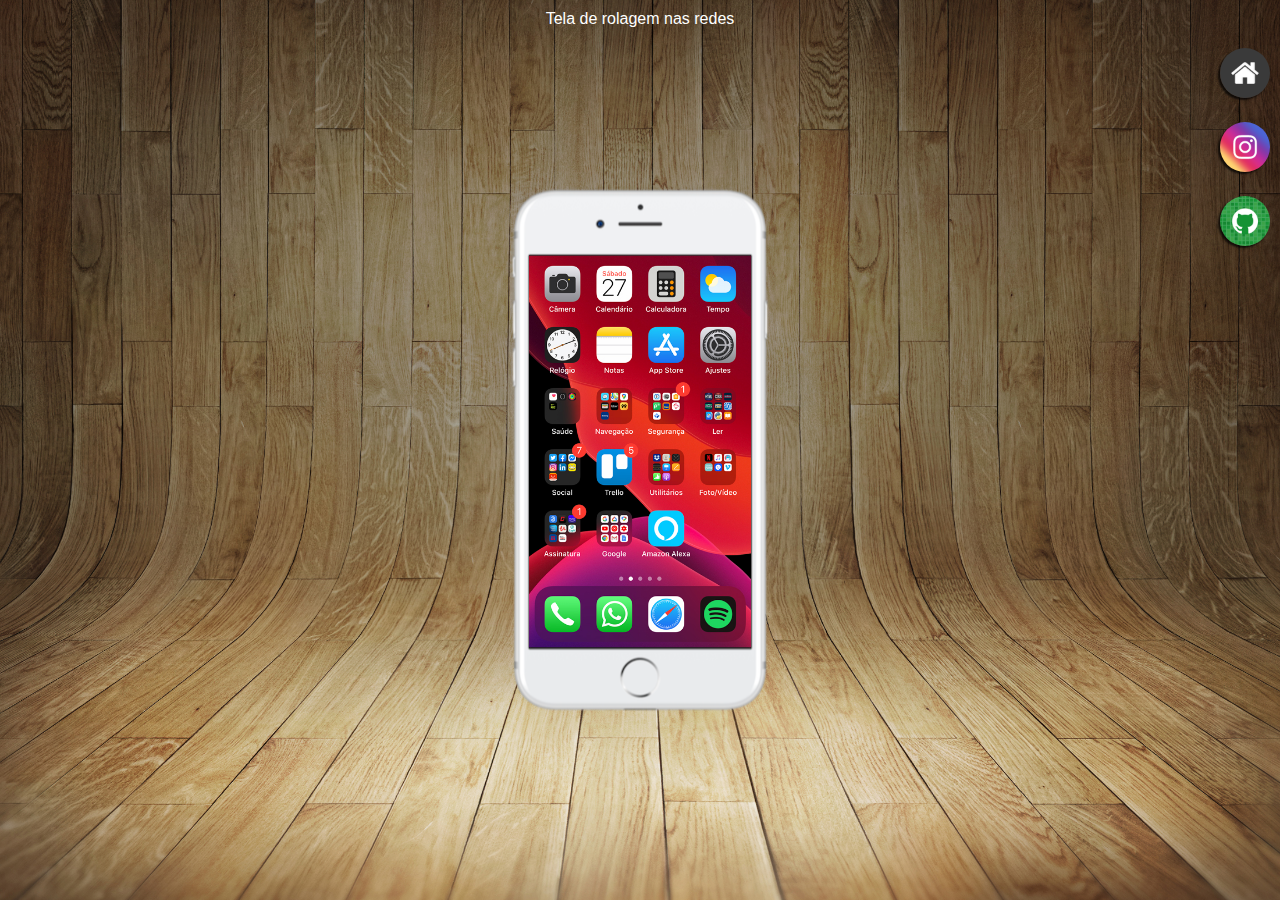
<file: index.html>
<!DOCTYPE html>
<html lang="pt-br">
<head>
    <meta charset="UTF-8">
    <meta name="viewport" content="width=device-width, initial-scale=1.0">
    <title>Rede Social</title>
    <link rel="stylesheet" href="style.css">
</head>
<body>
    <main>
        <section id="telefone">
            <iframe src="home.html" frameborder="0" id="tela" name="tela">Não compativel com o seu navegador</iframe>
        </section>
        <p>Tela de rolagem nas redes</p>
        <section id="redes">
            <a href="home.html" target="tela"><img src="imagens/logo-home.jpg" alt="home" class="botao"></a><br>
            <a href="instagram.html" target="tela"><img src="imagens/logo-instagram.jpg" alt="logo instagram" class="botao"></a><br>
            <a href="github.html" target="tela"><img src="imagens/logo-github.jpg" alt="logo github" class="botao"></a><br>
        </section>
    </main>
</body>
</html>
</file>
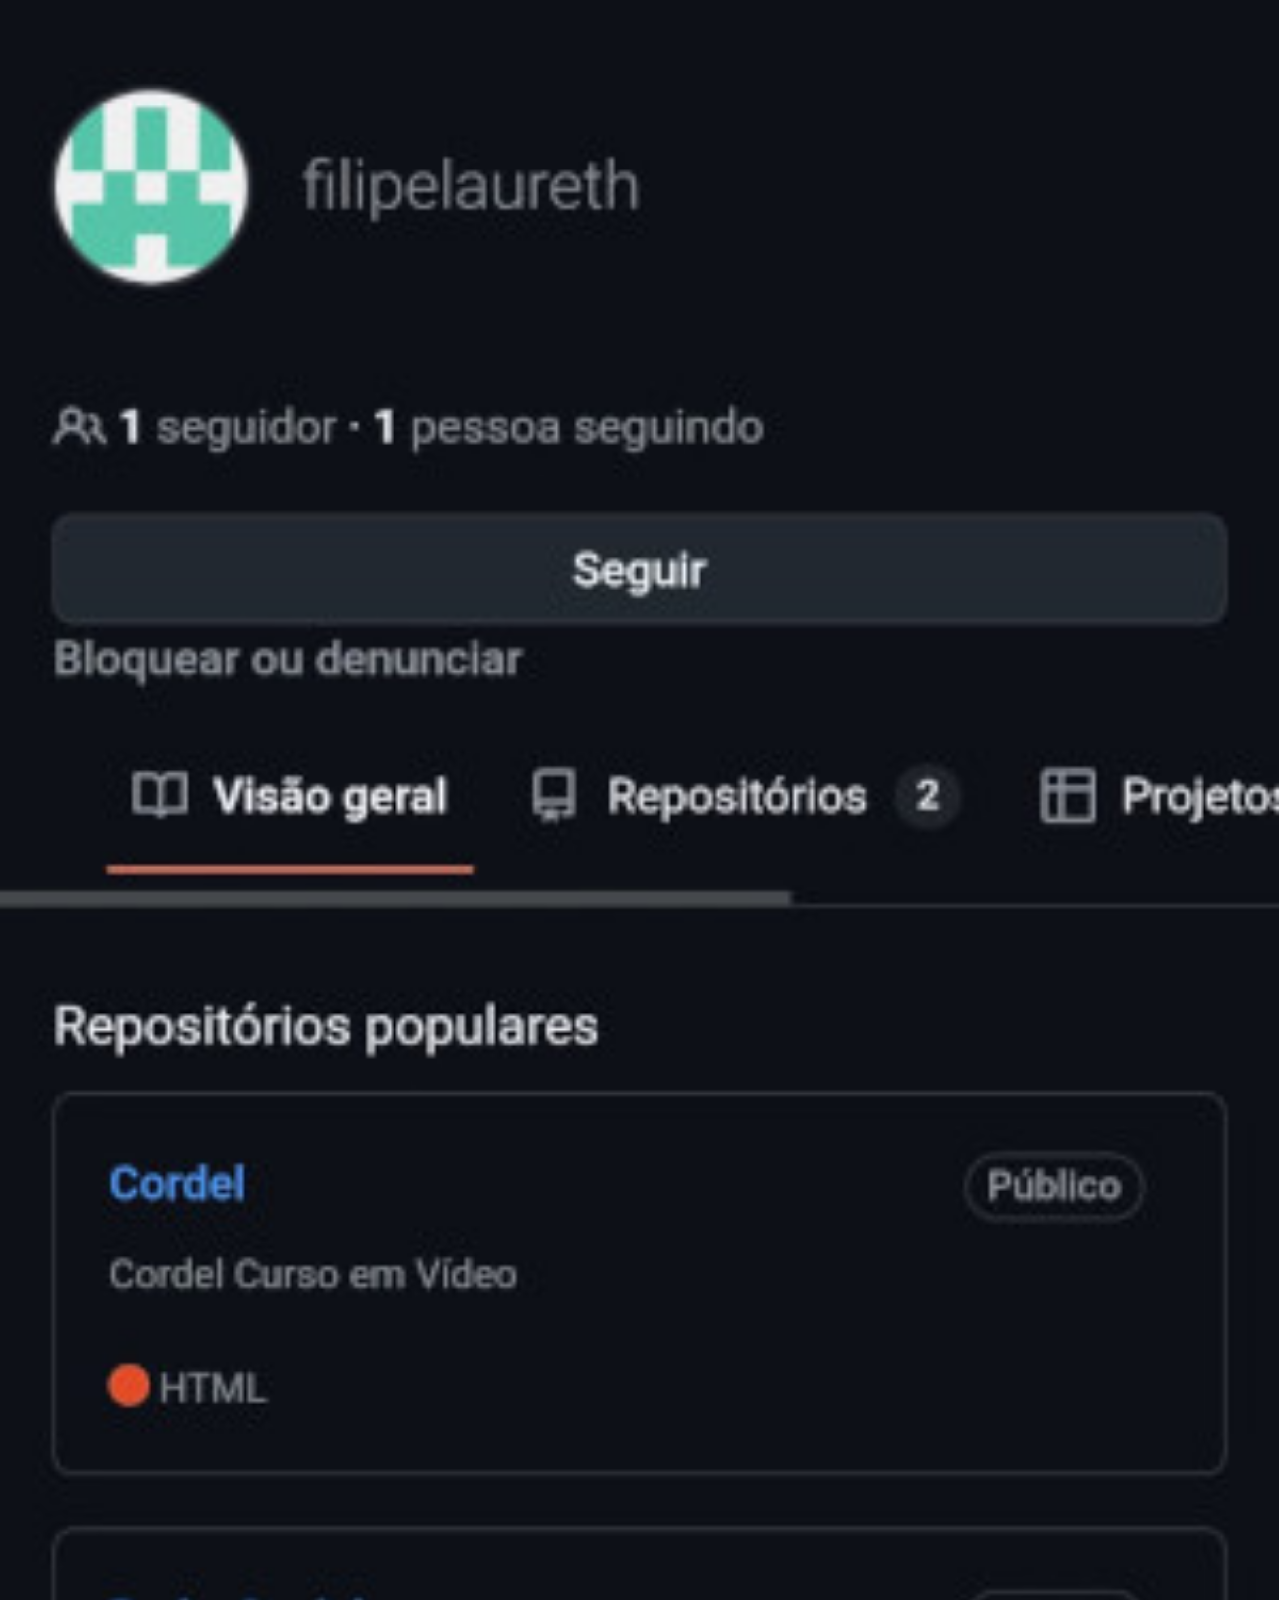
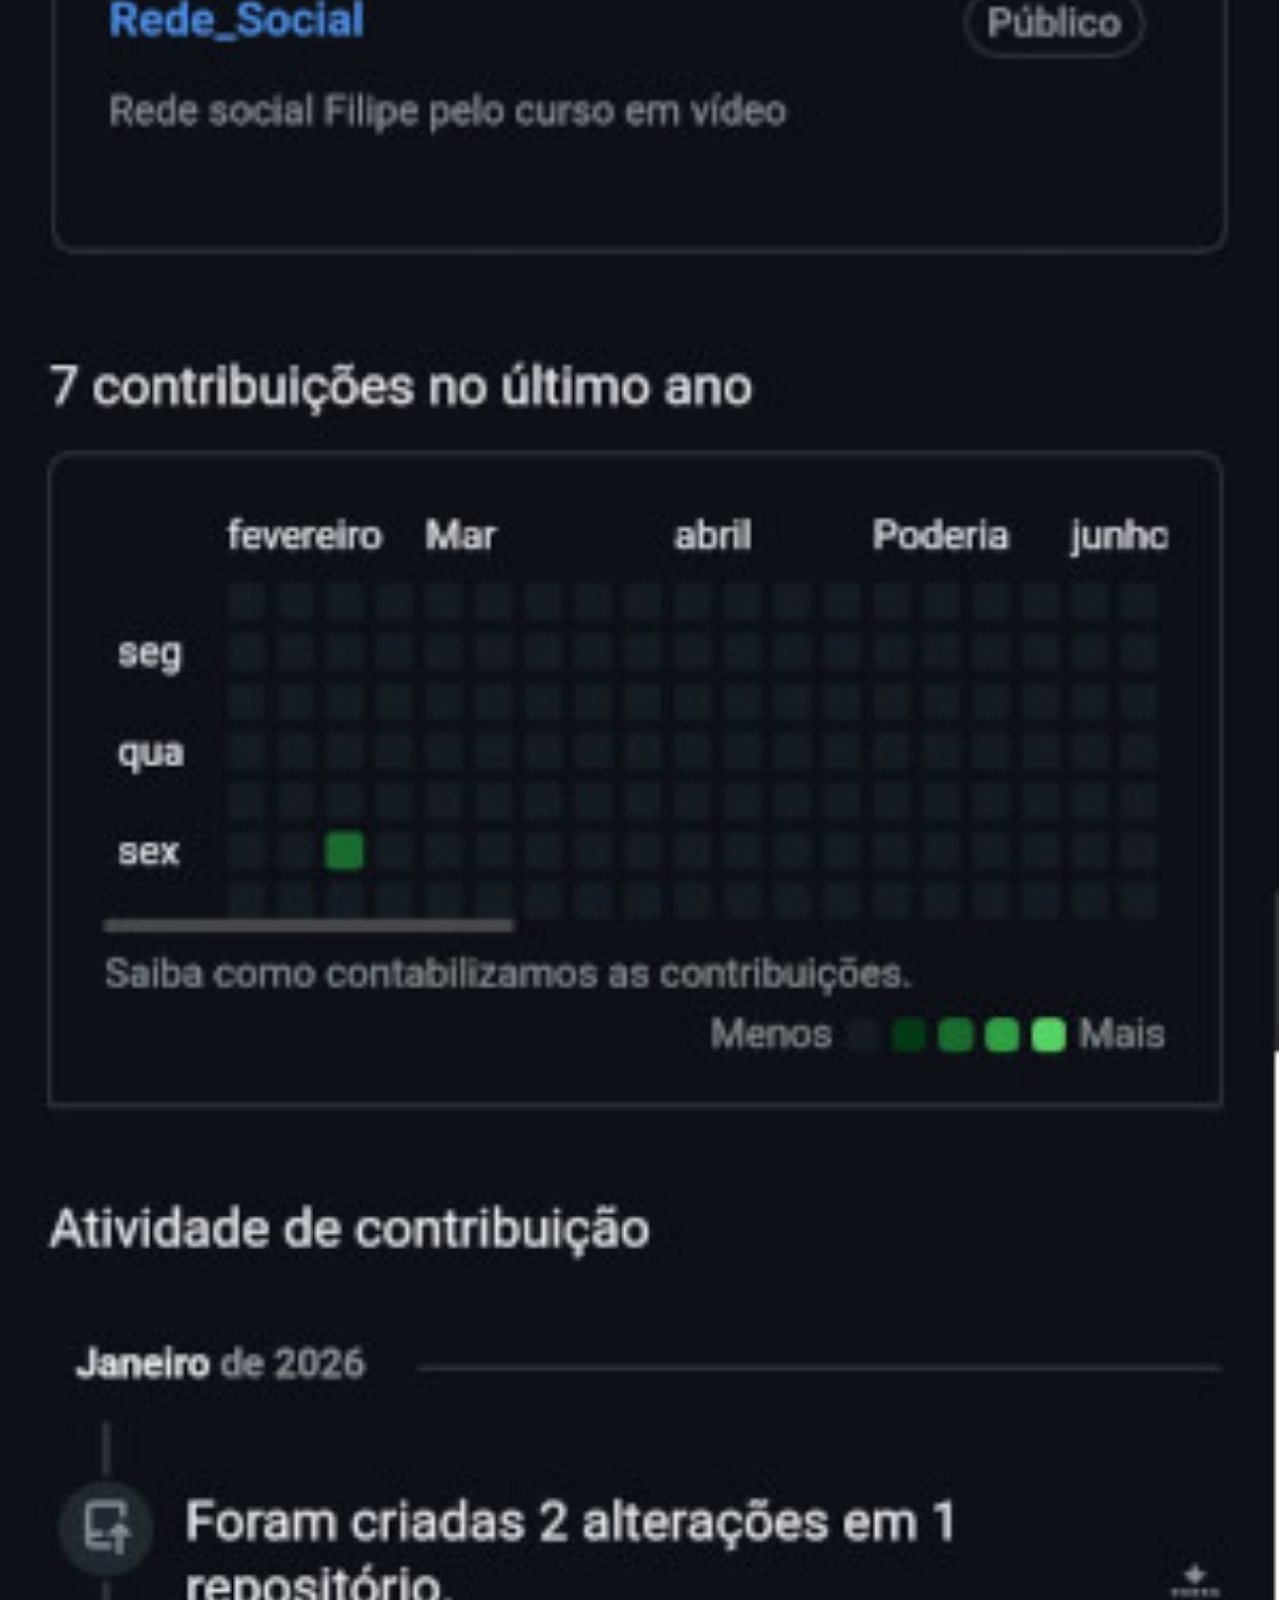
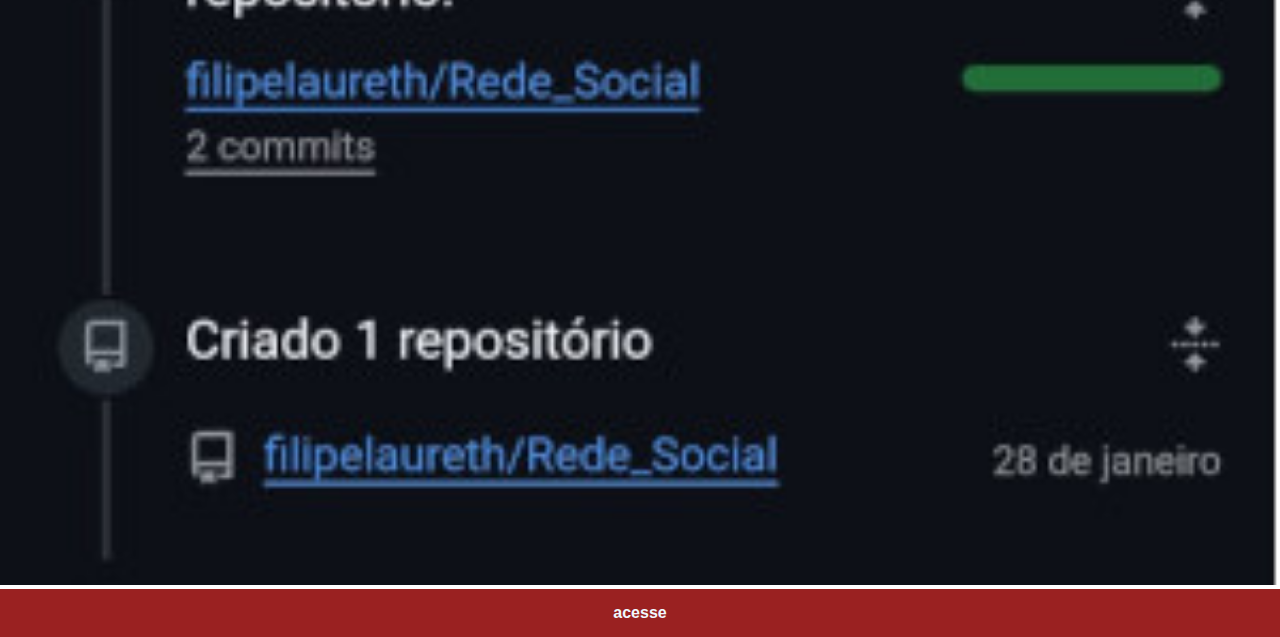
<file: github.html>
<!DOCTYPE html>
<html lang="pt-br">
<head>
    <meta charset="UTF-8">
    <meta name="viewport" content="width=device-width, initial-scale=1.0">
    <title>github</title>
    <link rel="stylesheet" href="estilos/estilo.css">
</head>
<body>
    <img src="imagens/meugithub.jpeg" alt="pagina instagram">
    <a href="https://github.com/filipelaureth" target="_blank">acesse</a>
</body>
</html>
</file>
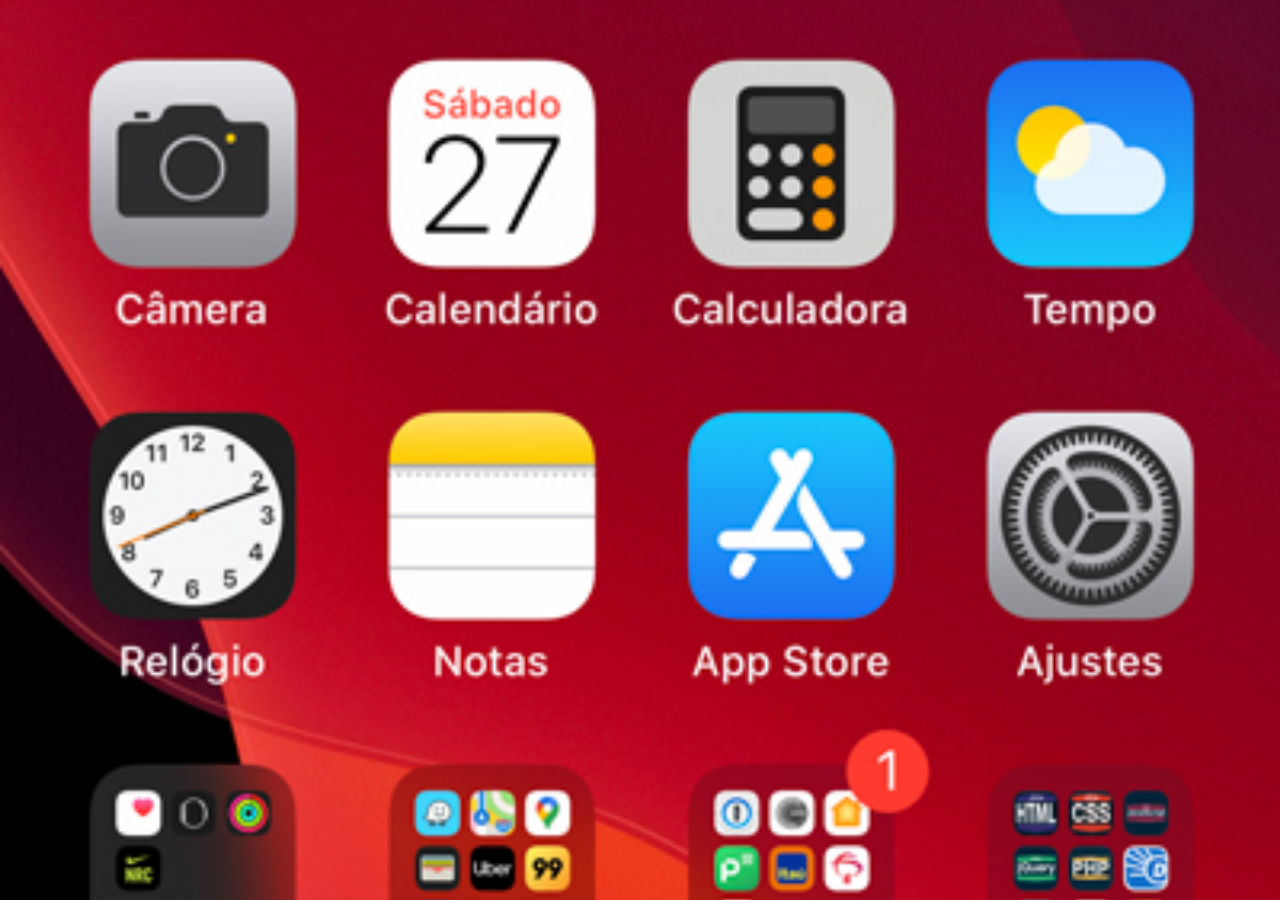
<file: home.html>
<!DOCTYPE html>
<html lang="pt-br">
<head>
    <meta charset="UTF-8">
    <meta name="viewport" content="width=device-width, initial-scale=1.0">
    <title>home</title>
</head>
<style>
    *{
        margin:0px;
        height:0px;
    }
    body{
        background:black url(imagens/tela-home.jpg) no-repeat top center;
        background-size: cover;
        width:100vw;
        height:100vh;
    }
</style>
<body>
    
</body>
</html>
</file>
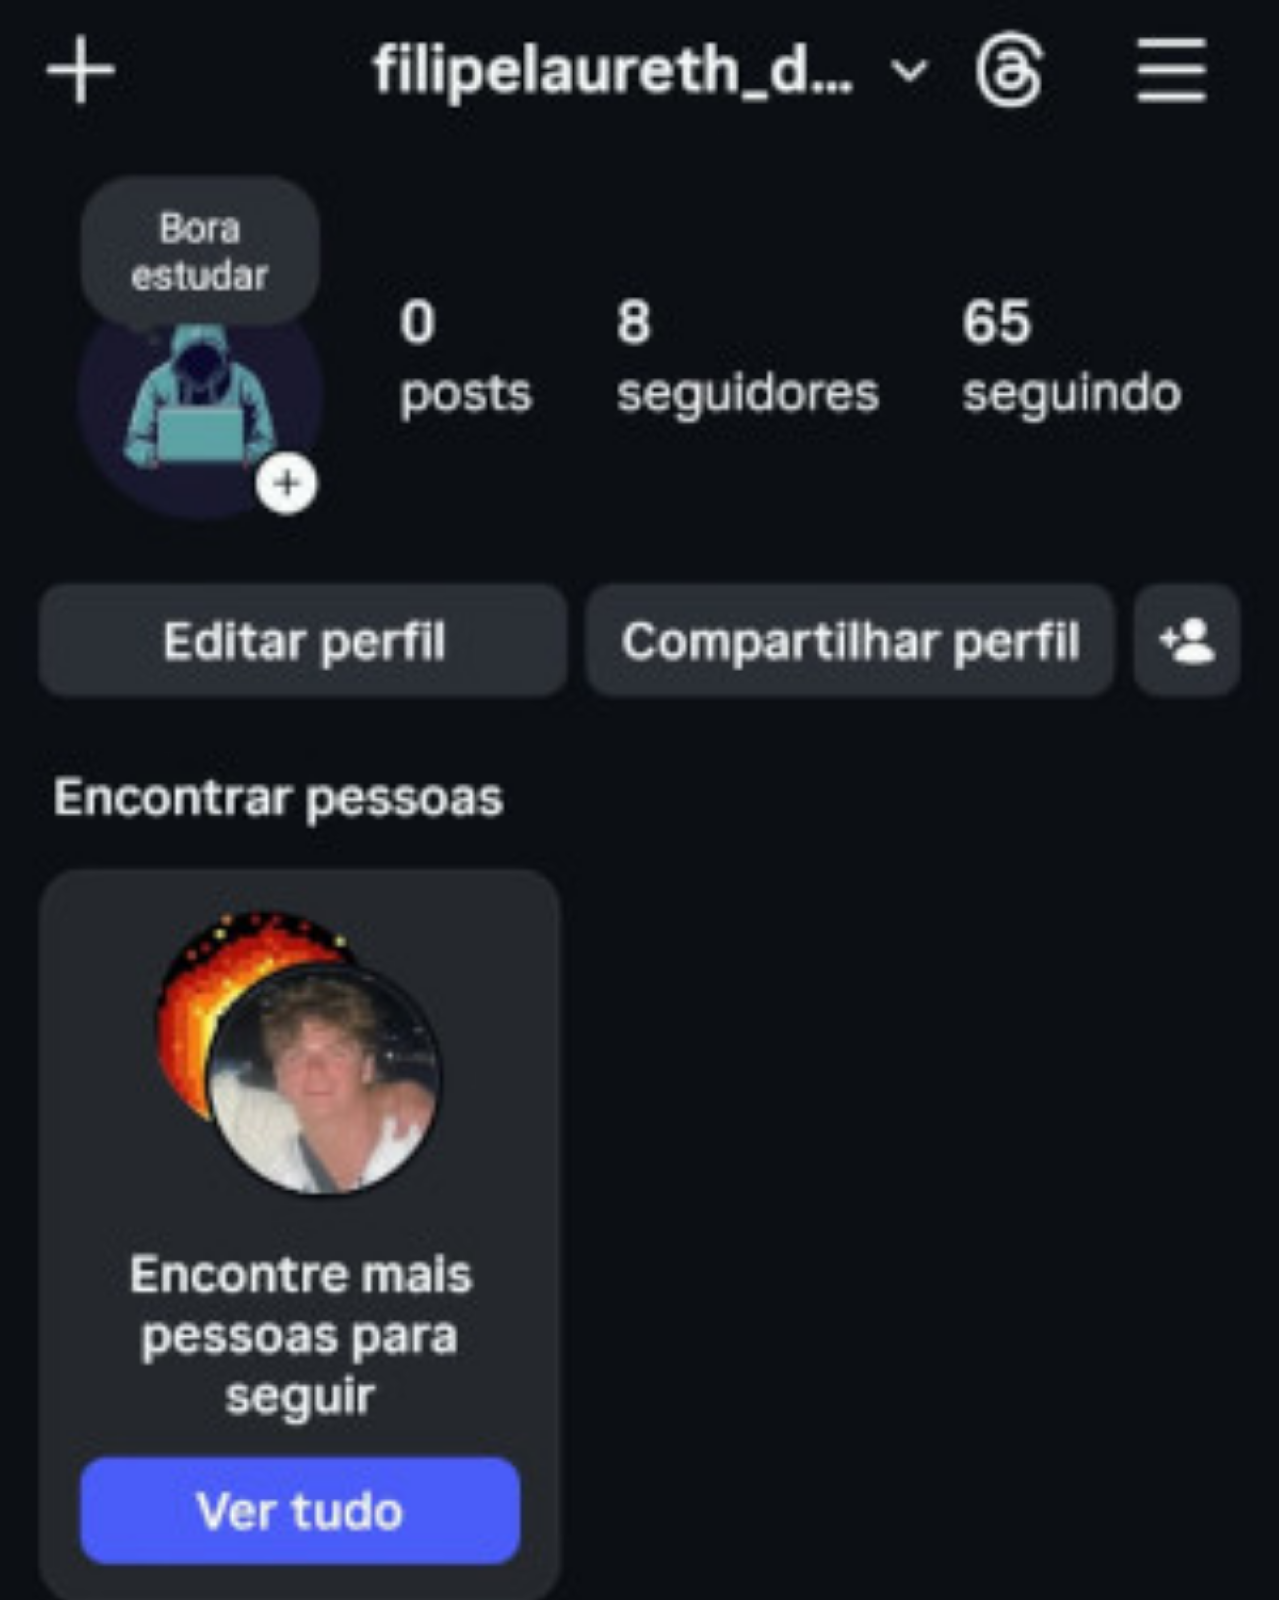
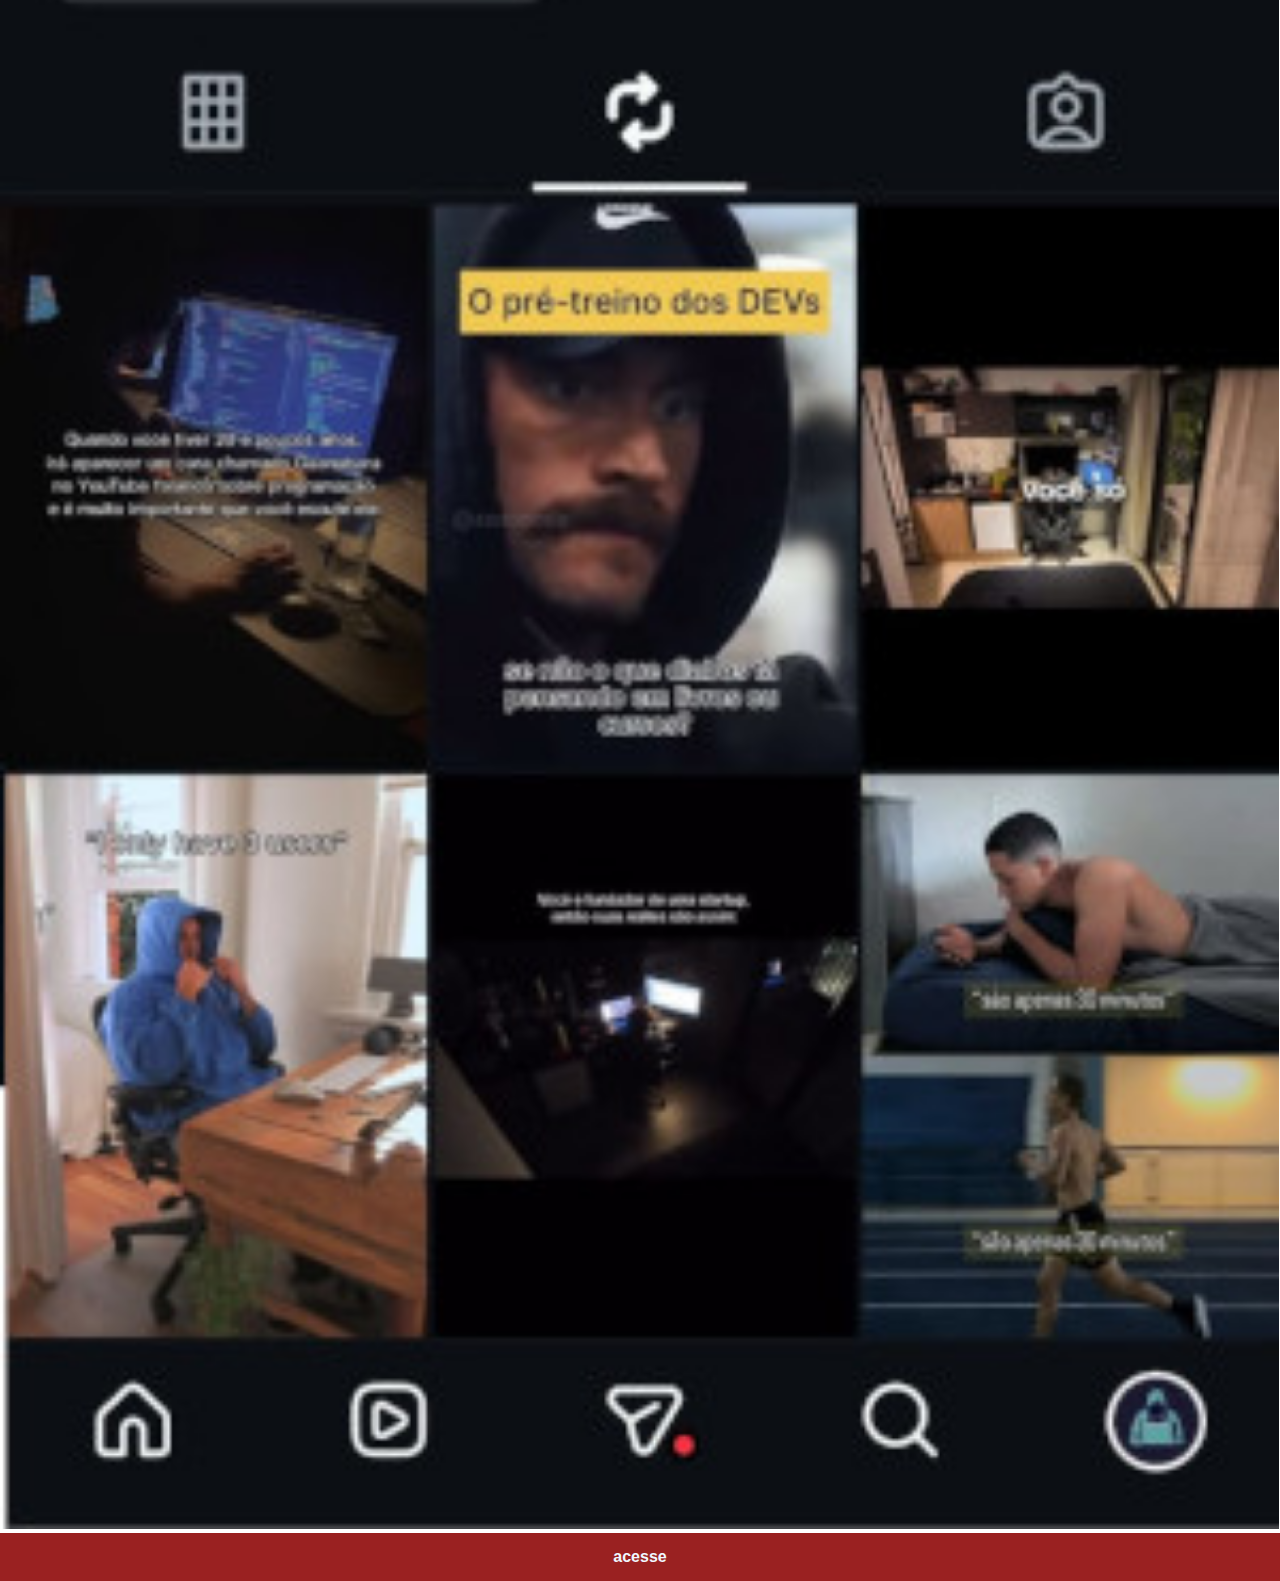
<file: instagram.html>
<!DOCTYPE html>
<html lang="pt-br">
<head>
    <meta charset="UTF-8">
    <meta name="viewport" content="width=device-width, initial-scale=1.0">
    <title>instagram</title>
    <link rel="stylesheet" href="estilos/estilo.css">
</head>
<body>
    <img src="imagens/meu instragam.jpeg" alt="pagina instagram">
    <a href="https://www.instagram.com/filipelaureth_dev?igsh=MTRlaHZqMjN2Z3Eycw==" target="_blank">acesse</a>
</body>
</html>
</file>
<file: style.css>
*{
    margin:0px;
    padding:0px;
    font-family: Arial, Helvetica, sans-serif;
}

html,body{
    height:100vh;
    width:100vw;
    background-color: black;
}
body{
    background:url("imagens/fundo-madeira.jpg") no-repeat center center;
    background-size: cover;
    background-attachment:fixed;
}
main{
    position:relative;
    height:100vh;
}
section#telefone{
    position: absolute;
    height:525px;
    width:260px;
    transform:translate(-50% , -50%);
    top:50%;
    left:50%;
    background:url("imagens/frame-iphone-dimencionado.png") no-repeat ;
}
#tela{
    position:relative;
    top:68px;
    left:19px;
    width:222px;
    height:392px;
}
#redes{
    text-align:right;
}
#redes > a > img{
    width:50px;
    margin:10px;
    border-radius:50%;
    box-shadow:-2px 2px 2px rgba(0, 0, 0, 0.74);
    box-sizing:border-box;
}
#redes > a > img:hover{
    border: 2px solid rgba(0, 127, 185, 0.747);
    transform:translate(-5%,-5%);
    transition:0.3s;
}
p{
    padding:10px;
    text-align: center;
    color:white;
    left:10px;
}
</file>
<file: estilos/estilo.css>
*{
        margin:0px;
        padding:0px;
        font-family: Arial, Helvetica, sans-serif;
    }
    ::-webkit-scrollbar{
        width: 0px;
        height: 0px;
    }
    img{
        width:99.9vw;
    }
    a{
        color: aliceblue;
        display: block;
        background-color: rgba(139, 0, 0, 0.87);
        padding:15px;
        text-align: center;
        font-weight: bolder;
        text-decoration: none;
    }
    a:hover{
        background-color: rgba(255, 5, 5, 0.788);
    }
</file>
